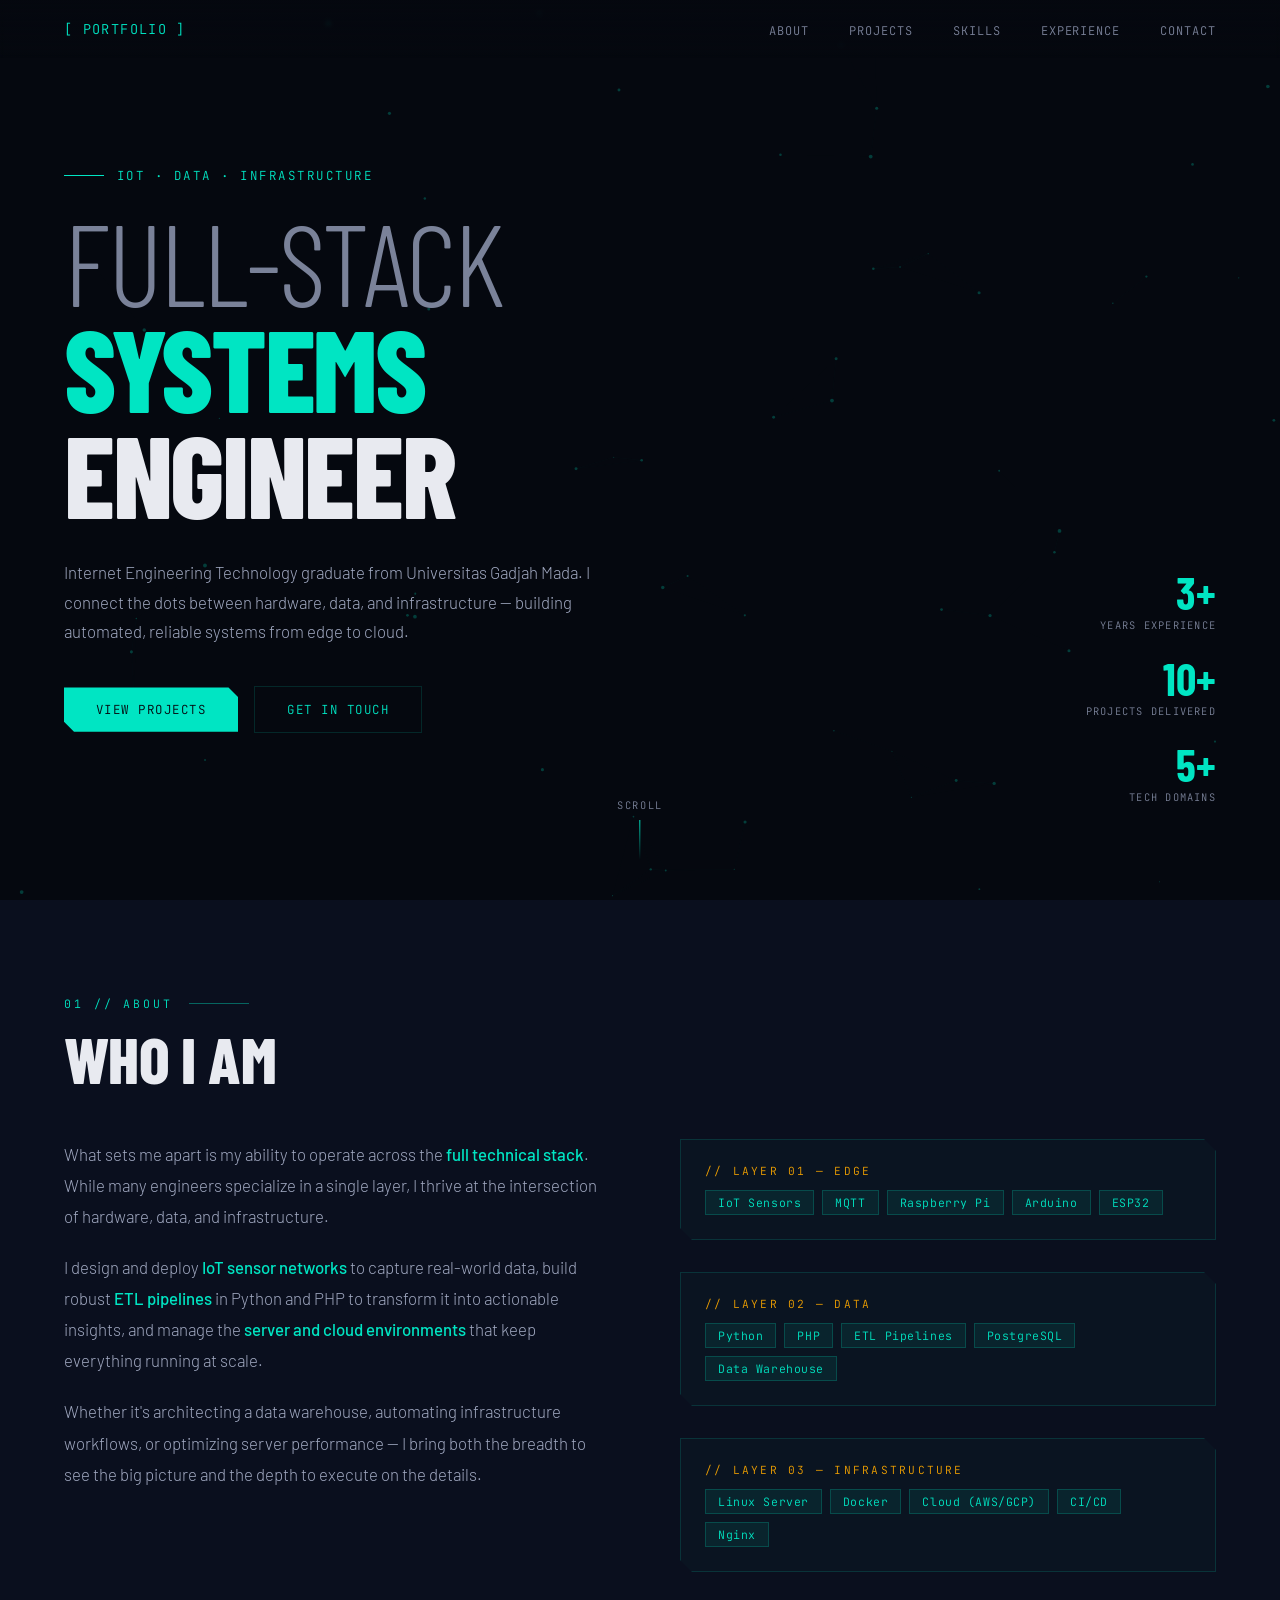
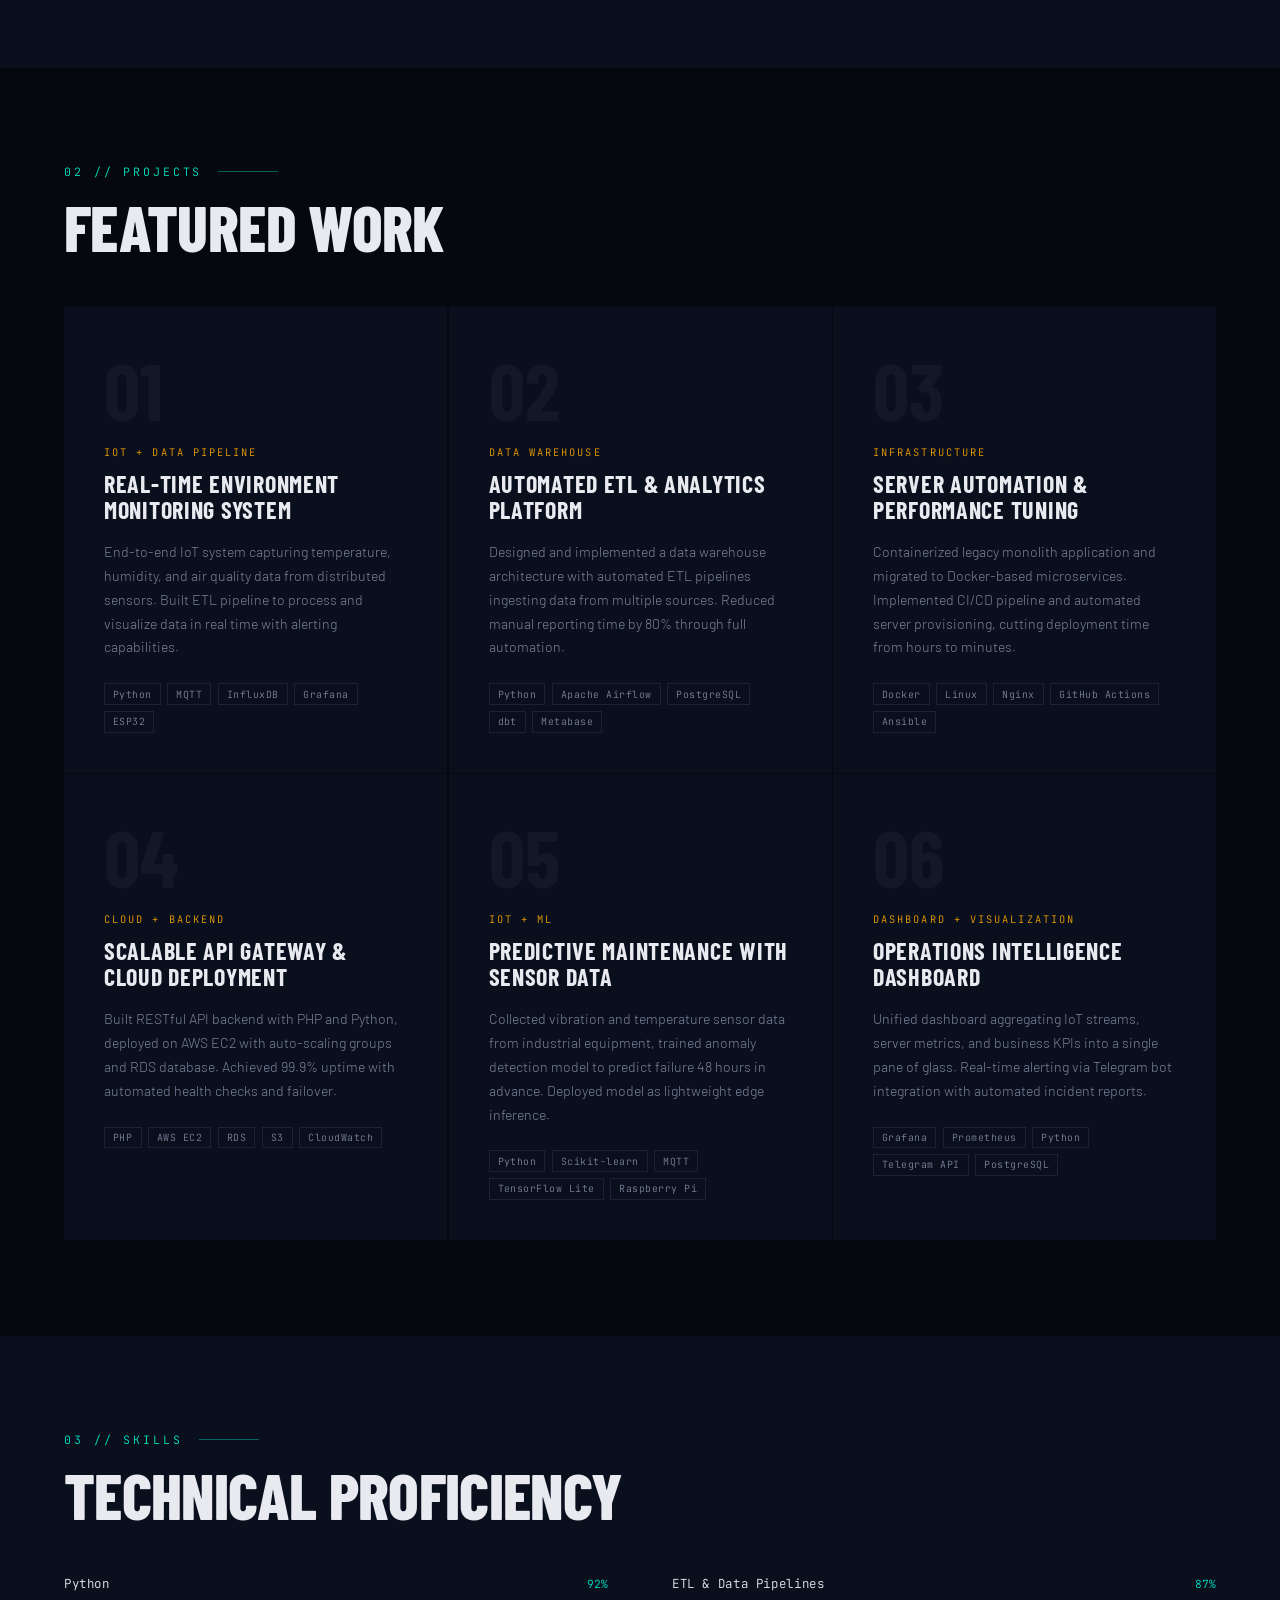
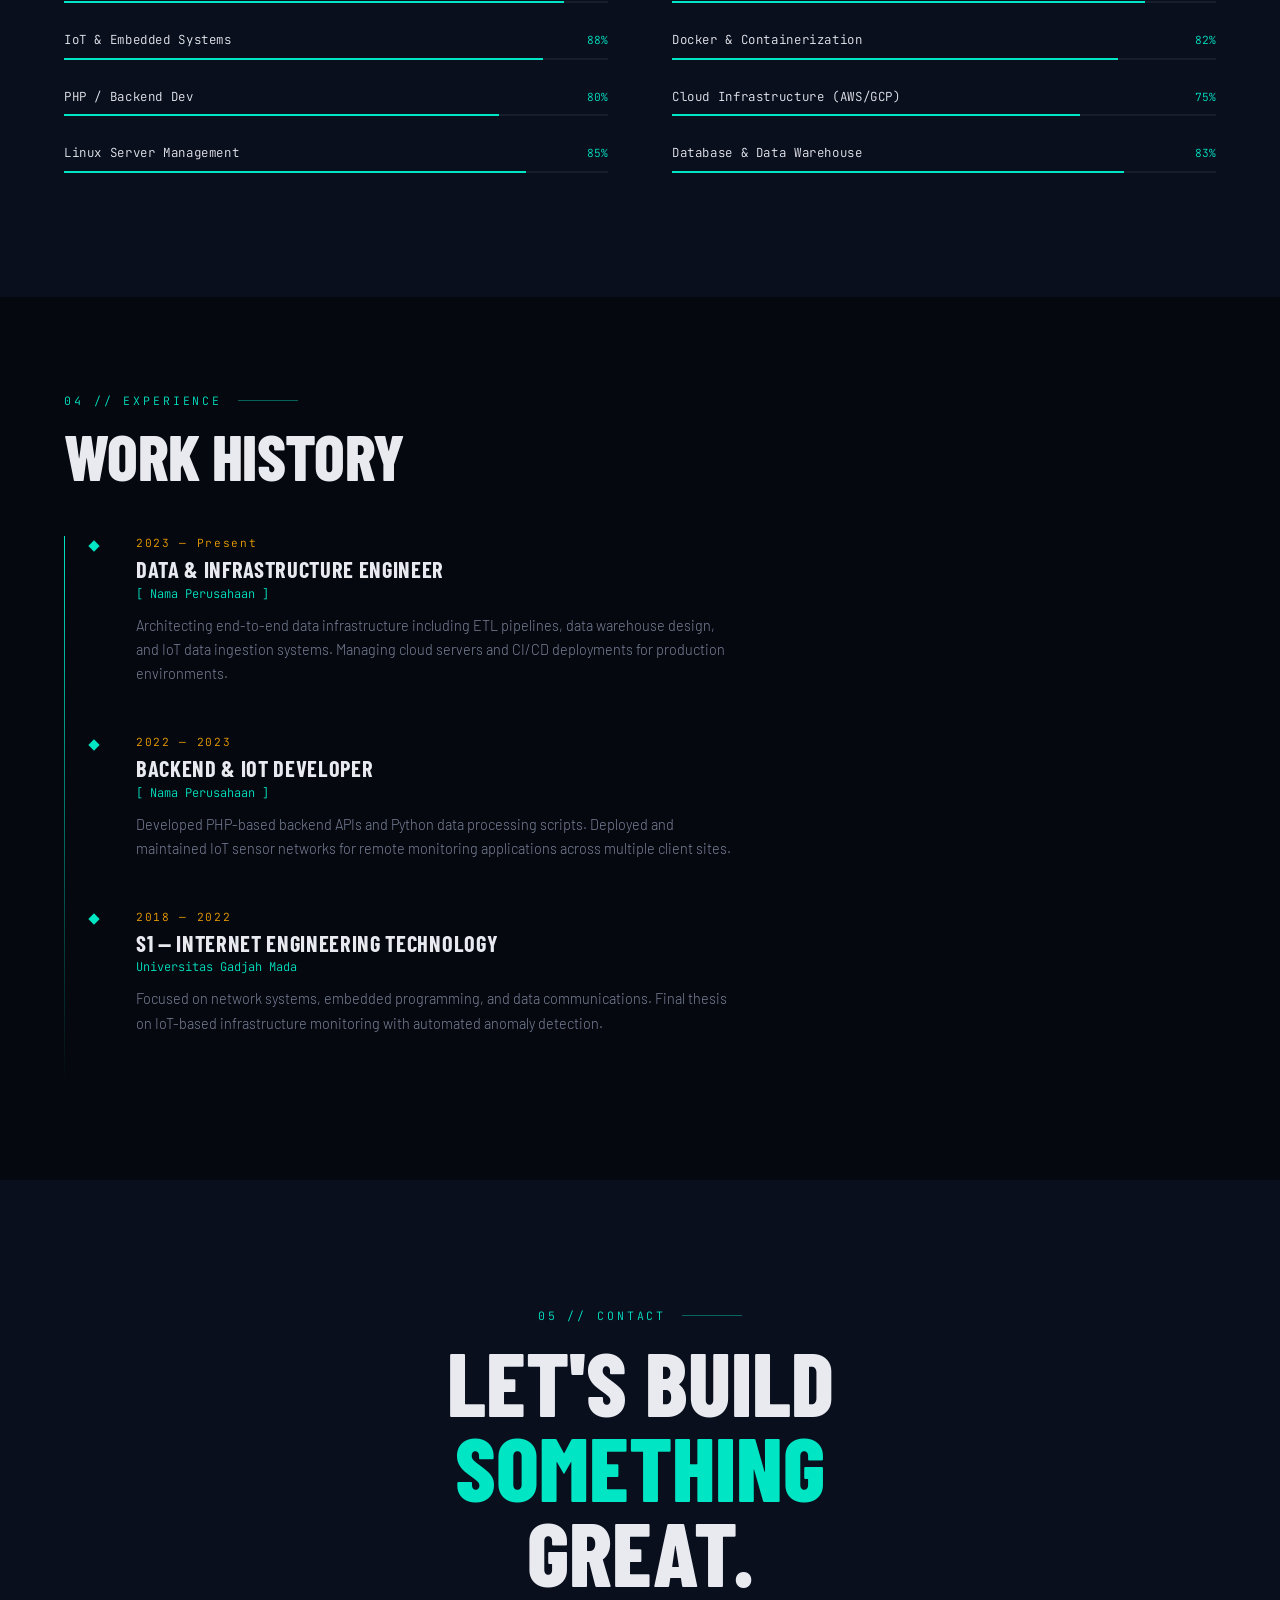
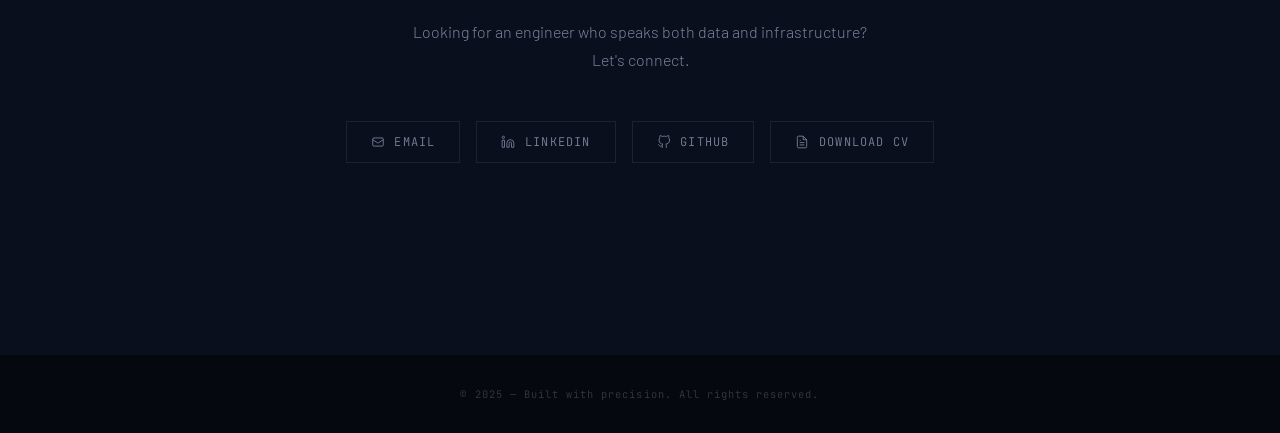
<file: home.html>
<!DOCTYPE html>
<html lang="id">
<head>
<meta charset="UTF-8">
<meta name="viewport" content="width=device-width, initial-scale=1.0">
<title>Portfolio — Engineer</title>
<link rel="preconnect" href="https://fonts.googleapis.com">
<link href="https://fonts.googleapis.com/css2?family=Barlow+Condensed:wght@300;400;600;700;800&family=JetBrains+Mono:wght@300;400;500&family=Barlow:wght@300;400;500&display=swap" rel="stylesheet">
<style>
  :root {
    --bg: #05080f;
    --bg2: #0a0f1e;
    --bg3: #0f1628;
    --teal: #00e5c3;
    --teal-dim: #00b39a;
    --amber: #f0a000;
    --text: #e8eaf0;
    --text-muted: #7a8299;
    --border: rgba(0,229,195,0.15);
  }

  * { margin: 0; padding: 0; box-sizing: border-box; }

  html { scroll-behavior: smooth; }

  body {
    background: var(--bg);
    color: var(--text);
    font-family: 'Barlow', sans-serif;
    font-weight: 300;
    overflow-x: hidden;
  }

  /* ─── CANVAS BG ─── */
  #canvas-bg {
    position: fixed;
    top: 0; left: 0;
    width: 100%; height: 100%;
    z-index: 0;
    opacity: 0.4;
    pointer-events: none;
  }

  /* ─── NAV ─── */
  nav {
    position: fixed;
    top: 0; width: 100%;
    z-index: 100;
    padding: 1.2rem 4rem;
    display: flex;
    justify-content: space-between;
    align-items: center;
    background: linear-gradient(to bottom, rgba(5,8,15,0.95), transparent);
    backdrop-filter: blur(2px);
  }

  .nav-logo {
    font-family: 'JetBrains Mono', monospace;
    font-size: 0.85rem;
    color: var(--teal);
    letter-spacing: 0.1em;
    text-decoration: none;
  }

  .nav-links { display: flex; gap: 2.5rem; list-style: none; }

  .nav-links a {
    font-family: 'JetBrains Mono', monospace;
    font-size: 0.75rem;
    color: var(--text-muted);
    text-decoration: none;
    letter-spacing: 0.08em;
    text-transform: uppercase;
    transition: color 0.3s;
  }

  .nav-links a:hover { color: var(--teal); }

  /* ─── HERO ─── */
  #hero {
    position: relative;
    min-height: 100vh;
    display: flex;
    align-items: center;
    padding: 0 4rem;
    z-index: 1;
  }

  .hero-content { max-width: 780px; }

  .hero-tag {
    font-family: 'JetBrains Mono', monospace;
    font-size: 0.78rem;
    color: var(--teal);
    letter-spacing: 0.2em;
    text-transform: uppercase;
    margin-bottom: 1.5rem;
    display: flex;
    align-items: center;
    gap: 0.8rem;
  }

  .hero-tag::before {
    content: '';
    display: inline-block;
    width: 40px;
    height: 1px;
    background: var(--teal);
  }

  h1 {
    font-family: 'Barlow Condensed', sans-serif;
    font-size: clamp(4rem, 9vw, 8rem);
    font-weight: 800;
    line-height: 0.92;
    letter-spacing: -0.02em;
    text-transform: uppercase;
    margin-bottom: 2rem;
  }

  h1 .line-accent { color: var(--teal); }
  h1 .line-dim { color: var(--text-muted); font-weight: 300; }

  .hero-desc {
    font-size: 1.05rem;
    line-height: 1.75;
    color: #a0a8c0;
    max-width: 560px;
    margin-bottom: 2.5rem;
    font-weight: 300;
  }

  .hero-cta {
    display: flex;
    gap: 1rem;
    align-items: center;
  }

  .btn-primary {
    font-family: 'JetBrains Mono', monospace;
    font-size: 0.78rem;
    letter-spacing: 0.12em;
    text-transform: uppercase;
    color: var(--bg);
    background: var(--teal);
    padding: 0.85rem 2rem;
    border: none;
    cursor: pointer;
    text-decoration: none;
    transition: background 0.3s, transform 0.2s;
    clip-path: polygon(0 0, calc(100% - 10px) 0, 100% 10px, 100% 100%, 10px 100%, 0 calc(100% - 10px));
  }

  .btn-primary:hover { background: var(--teal-dim); transform: translateY(-2px); }

  .btn-secondary {
    font-family: 'JetBrains Mono', monospace;
    font-size: 0.78rem;
    letter-spacing: 0.12em;
    text-transform: uppercase;
    color: var(--teal);
    background: transparent;
    padding: 0.85rem 2rem;
    border: 1px solid var(--border);
    cursor: pointer;
    text-decoration: none;
    transition: border-color 0.3s, color 0.3s;
  }

  .btn-secondary:hover { border-color: var(--teal); color: var(--teal); }

  /* ─── HERO STATS ─── */
  .hero-stats {
    position: absolute;
    right: 4rem;
    bottom: 6rem;
    display: flex;
    flex-direction: column;
    gap: 1.5rem;
    z-index: 1;
  }

  .stat-item { text-align: right; }

  .stat-num {
    font-family: 'Barlow Condensed', sans-serif;
    font-size: 2.8rem;
    font-weight: 700;
    color: var(--teal);
    line-height: 1;
  }

  .stat-label {
    font-family: 'JetBrains Mono', monospace;
    font-size: 0.65rem;
    color: var(--text-muted);
    letter-spacing: 0.12em;
    text-transform: uppercase;
    margin-top: 0.2rem;
  }

  .scroll-hint {
    position: absolute;
    bottom: 2.5rem;
    left: 50%;
    transform: translateX(-50%);
    display: flex;
    flex-direction: column;
    align-items: center;
    gap: 0.5rem;
    color: var(--text-muted);
    font-family: 'JetBrains Mono', monospace;
    font-size: 0.65rem;
    letter-spacing: 0.15em;
    text-transform: uppercase;
    animation: float 2.5s ease-in-out infinite;
  }

  .scroll-line {
    width: 1px;
    height: 40px;
    background: linear-gradient(to bottom, var(--teal), transparent);
  }

  @keyframes float {
    0%, 100% { transform: translateX(-50%) translateY(0); }
    50% { transform: translateX(-50%) translateY(6px); }
  }

  /* ─── SECTION BASE ─── */
  section { position: relative; z-index: 1; padding: 6rem 4rem; }

  .section-label {
    font-family: 'JetBrains Mono', monospace;
    font-size: 0.72rem;
    color: var(--teal);
    letter-spacing: 0.25em;
    text-transform: uppercase;
    margin-bottom: 1rem;
    display: flex;
    align-items: center;
    gap: 1rem;
  }

  .section-label::after {
    content: '';
    display: inline-block;
    flex: 1;
    max-width: 60px;
    height: 1px;
    background: var(--teal);
    opacity: 0.4;
  }

  h2 {
    font-family: 'Barlow Condensed', sans-serif;
    font-size: clamp(2.5rem, 5vw, 4rem);
    font-weight: 800;
    text-transform: uppercase;
    line-height: 1;
    letter-spacing: -0.01em;
    margin-bottom: 3rem;
  }

  /* ─── ABOUT ─── */
  #about { background: var(--bg2); }

  .about-grid {
    display: grid;
    grid-template-columns: 1fr 1fr;
    gap: 5rem;
    align-items: start;
  }

  .about-text p {
    font-size: 1.05rem;
    line-height: 1.85;
    color: #a0a8c0;
    margin-bottom: 1.25rem;
  }

  .about-text p strong { color: var(--teal); font-weight: 500; }

  .about-right { display: flex; flex-direction: column; gap: 2rem; }

  .tech-layer {
    border: 1px solid var(--border);
    padding: 1.5rem;
    position: relative;
    background: rgba(0,229,195,0.02);
    clip-path: polygon(0 0, calc(100% - 12px) 0, 100% 12px, 100% 100%, 12px 100%, 0 calc(100% - 12px));
  }

  .layer-title {
    font-family: 'JetBrains Mono', monospace;
    font-size: 0.7rem;
    color: var(--amber);
    letter-spacing: 0.2em;
    text-transform: uppercase;
    margin-bottom: 0.75rem;
  }

  .layer-tags {
    display: flex;
    flex-wrap: wrap;
    gap: 0.5rem;
  }

  .tag {
    font-family: 'JetBrains Mono', monospace;
    font-size: 0.72rem;
    color: var(--teal);
    background: rgba(0,229,195,0.08);
    border: 1px solid rgba(0,229,195,0.2);
    padding: 0.25rem 0.75rem;
    letter-spacing: 0.05em;
  }

  /* ─── PROJECTS ─── */
  #projects { background: var(--bg); }

  .projects-grid {
    display: grid;
    grid-template-columns: repeat(3, 1fr);
    gap: 1.5px;
  }

  .project-card {
    background: var(--bg2);
    padding: 2.5rem;
    border-top: 2px solid transparent;
    transition: border-color 0.3s, background 0.3s;
    cursor: default;
  }

  .project-card:hover {
    border-top-color: var(--teal);
    background: var(--bg3);
  }

  .project-num {
    font-family: 'Barlow Condensed', sans-serif;
    font-size: 5rem;
    font-weight: 700;
    color: rgba(255,255,255,0.04);
    line-height: 1;
    margin-bottom: 1rem;
  }

  .project-type {
    font-family: 'JetBrains Mono', monospace;
    font-size: 0.65rem;
    color: var(--amber);
    letter-spacing: 0.2em;
    text-transform: uppercase;
    margin-bottom: 0.75rem;
  }

  .project-title {
    font-family: 'Barlow Condensed', sans-serif;
    font-size: 1.5rem;
    font-weight: 700;
    text-transform: uppercase;
    letter-spacing: 0.03em;
    margin-bottom: 1rem;
    line-height: 1.1;
  }

  .project-desc {
    font-size: 0.88rem;
    line-height: 1.7;
    color: var(--text-muted);
    margin-bottom: 1.5rem;
  }

  .project-stack {
    display: flex;
    flex-wrap: wrap;
    gap: 0.4rem;
  }

  .stack-chip {
    font-family: 'JetBrains Mono', monospace;
    font-size: 0.62rem;
    color: var(--text-muted);
    border: 1px solid rgba(255,255,255,0.08);
    padding: 0.2rem 0.5rem;
    letter-spacing: 0.05em;
  }

  /* ─── SKILL BARS ─── */
  #skills { background: var(--bg2); }

  .skills-layout {
    display: grid;
    grid-template-columns: 1fr 1fr;
    gap: 4rem;
  }

  .skill-item { margin-bottom: 1.75rem; }

  .skill-header {
    display: flex;
    justify-content: space-between;
    align-items: baseline;
    margin-bottom: 0.6rem;
  }

  .skill-name {
    font-family: 'JetBrains Mono', monospace;
    font-size: 0.78rem;
    letter-spacing: 0.05em;
    color: var(--text);
  }

  .skill-pct {
    font-family: 'JetBrains Mono', monospace;
    font-size: 0.7rem;
    color: var(--teal);
  }

  .skill-track {
    height: 2px;
    background: rgba(255,255,255,0.06);
    position: relative;
    overflow: hidden;
  }

  .skill-fill {
    height: 100%;
    background: var(--teal);
    transform-origin: left;
    transform: scaleX(0);
    transition: transform 1.2s cubic-bezier(0.16, 1, 0.3, 1);
  }

  .skill-fill.animated { transform: scaleX(1); }

  /* ─── TIMELINE ─── */
  #experience { background: var(--bg); }

  .timeline { position: relative; padding-left: 2rem; }

  .timeline::before {
    content: '';
    position: absolute;
    left: 0;
    top: 0; bottom: 0;
    width: 1px;
    background: linear-gradient(to bottom, var(--teal), transparent);
  }

  .timeline-item {
    position: relative;
    padding: 0 0 3rem 2.5rem;
  }

  .timeline-dot {
    position: absolute;
    left: -0.35rem;
    top: 0.35rem;
    width: 8px;
    height: 8px;
    background: var(--teal);
    transform: rotate(45deg);
  }

  .timeline-date {
    font-family: 'JetBrains Mono', monospace;
    font-size: 0.7rem;
    color: var(--amber);
    letter-spacing: 0.15em;
    margin-bottom: 0.4rem;
  }

  .timeline-role {
    font-family: 'Barlow Condensed', sans-serif;
    font-size: 1.4rem;
    font-weight: 700;
    text-transform: uppercase;
    letter-spacing: 0.03em;
    margin-bottom: 0.2rem;
  }

  .timeline-company {
    font-family: 'JetBrains Mono', monospace;
    font-size: 0.75rem;
    color: var(--teal);
    margin-bottom: 0.75rem;
  }

  .timeline-desc {
    font-size: 0.9rem;
    line-height: 1.7;
    color: var(--text-muted);
    max-width: 600px;
  }

  /* ─── CONTACT ─── */
  #contact {
    background: var(--bg2);
    text-align: center;
    padding: 8rem 4rem;
  }

  .contact-big {
    font-family: 'Barlow Condensed', sans-serif;
    font-size: clamp(3rem, 7vw, 6rem);
    font-weight: 800;
    text-transform: uppercase;
    line-height: 0.95;
    margin-bottom: 1.5rem;
  }

  .contact-big span { color: var(--teal); }

  .contact-sub {
    font-size: 1rem;
    color: var(--text-muted);
    margin-bottom: 3rem;
    line-height: 1.7;
  }

  .contact-links {
    display: flex;
    justify-content: center;
    gap: 1rem;
    margin-bottom: 4rem;
    flex-wrap: wrap;
  }

  .contact-link {
    font-family: 'JetBrains Mono', monospace;
    font-size: 0.75rem;
    letter-spacing: 0.1em;
    text-transform: uppercase;
    color: var(--text-muted);
    text-decoration: none;
    border: 1px solid rgba(255,255,255,0.08);
    padding: 0.75rem 1.5rem;
    display: flex;
    align-items: center;
    gap: 0.6rem;
    transition: color 0.3s, border-color 0.3s;
  }

  .contact-link:hover { color: var(--teal); border-color: var(--teal); }

  .contact-link svg { width: 14px; height: 14px; }

  footer {
    text-align: center;
    padding: 2rem;
    font-family: 'JetBrains Mono', monospace;
    font-size: 0.65rem;
    color: rgba(255,255,255,0.2);
    letter-spacing: 0.1em;
    position: relative;
    z-index: 1;
  }

  /* ─── REVEAL ANIMATION ─── */
  .reveal {
    opacity: 0;
    transform: translateY(30px);
    transition: opacity 0.8s ease, transform 0.8s ease;
  }

  .reveal.visible {
    opacity: 1;
    transform: translateY(0);
  }

  /* ─── SCROLLBAR ─── */
  ::-webkit-scrollbar { width: 4px; }
  ::-webkit-scrollbar-track { background: var(--bg); }
  ::-webkit-scrollbar-thumb { background: var(--teal); opacity: 0.4; }

  @media (max-width: 900px) {
    nav { padding: 1.2rem 1.5rem; }
    section { padding: 4rem 1.5rem; }
    #hero { padding: 0 1.5rem; }
    .about-grid { grid-template-columns: 1fr; gap: 3rem; }
    .projects-grid { grid-template-columns: 1fr; }
    .skills-layout { grid-template-columns: 1fr; gap: 2rem; }
    .hero-stats { display: none; }
    .nav-links { display: none; }
  }
</style>
</head>
<body>

<canvas id="canvas-bg"></canvas>

<!-- NAV -->
<nav>
  <a href="#hero" class="nav-logo">[ PORTFOLIO ]</a>
  <ul class="nav-links">
    <li><a href="#about">About</a></li>
    <li><a href="#projects">Projects</a></li>
    <li><a href="#skills">Skills</a></li>
    <li><a href="#experience">Experience</a></li>
    <li><a href="#contact">Contact</a></li>
  </ul>
</nav>

<!-- HERO -->
<section id="hero">
  <div class="hero-content">
    <div class="hero-tag">IoT · Data · Infrastructure</div>
    <h1>
      <span class="line-dim">Full-Stack</span><br>
      <span class="line-accent">Systems</span><br>
      <span>Engineer</span>
    </h1>
    <p class="hero-desc">
      Internet Engineering Technology graduate from Universitas Gadjah Mada.
      I connect the dots between hardware, data, and infrastructure —
      building automated, reliable systems from edge to cloud.
    </p>
    <div class="hero-cta">
      <a href="#projects" class="btn-primary">View Projects</a>
      <a href="#contact" class="btn-secondary">Get In Touch</a>
    </div>
  </div>

  <div class="hero-stats">
    <div class="stat-item">
      <div class="stat-num">3+</div>
      <div class="stat-label">Years Experience</div>
    </div>
    <div class="stat-item">
      <div class="stat-num">10+</div>
      <div class="stat-label">Projects Delivered</div>
    </div>
    <div class="stat-item">
      <div class="stat-num">5+</div>
      <div class="stat-label">Tech Domains</div>
    </div>
  </div>

  <div class="scroll-hint">
    <span>Scroll</span>
    <div class="scroll-line"></div>
  </div>
</section>

<!-- ABOUT -->
<section id="about">
  <div class="section-label">01 // About</div>
  <h2>Who I Am</h2>

  <div class="about-grid reveal">
    <div class="about-text">
      <p>
        What sets me apart is my ability to operate across the <strong>full technical stack</strong>.
        While many engineers specialize in a single layer, I thrive at the intersection of
        hardware, data, and infrastructure.
      </p>
      <p>
        I design and deploy <strong>IoT sensor networks</strong> to capture real-world data,
        build robust <strong>ETL pipelines</strong> in Python and PHP to transform it into
        actionable insights, and manage the <strong>server and cloud environments</strong>
        that keep everything running at scale.
      </p>
      <p>
        Whether it's architecting a data warehouse, automating infrastructure workflows,
        or optimizing server performance — I bring both the breadth to see the big picture
        and the depth to execute on the details.
      </p>
    </div>

    <div class="about-right">
      <div class="tech-layer">
        <div class="layer-title">// Layer 01 — Edge</div>
        <div class="layer-tags">
          <span class="tag">IoT Sensors</span>
          <span class="tag">MQTT</span>
          <span class="tag">Raspberry Pi</span>
          <span class="tag">Arduino</span>
          <span class="tag">ESP32</span>
        </div>
      </div>
      <div class="tech-layer">
        <div class="layer-title">// Layer 02 — Data</div>
        <div class="layer-tags">
          <span class="tag">Python</span>
          <span class="tag">PHP</span>
          <span class="tag">ETL Pipelines</span>
          <span class="tag">PostgreSQL</span>
          <span class="tag">Data Warehouse</span>
        </div>
      </div>
      <div class="tech-layer">
        <div class="layer-title">// Layer 03 — Infrastructure</div>
        <div class="layer-tags">
          <span class="tag">Linux Server</span>
          <span class="tag">Docker</span>
          <span class="tag">Cloud (AWS/GCP)</span>
          <span class="tag">CI/CD</span>
          <span class="tag">Nginx</span>
        </div>
      </div>
    </div>
  </div>
</section>

<!-- PROJECTS -->
<section id="projects">
  <div class="section-label">02 // Projects</div>
  <h2>Featured Work</h2>

  <div class="projects-grid">
    <div class="project-card reveal">
      <div class="project-num">01</div>
      <div class="project-type">IoT + Data Pipeline</div>
      <div class="project-title">Real-Time Environment Monitoring System</div>
      <p class="project-desc">
        End-to-end IoT system capturing temperature, humidity, and air quality data
        from distributed sensors. Built ETL pipeline to process and visualize
        data in real time with alerting capabilities.
      </p>
      <div class="project-stack">
        <span class="stack-chip">Python</span>
        <span class="stack-chip">MQTT</span>
        <span class="stack-chip">InfluxDB</span>
        <span class="stack-chip">Grafana</span>
        <span class="stack-chip">ESP32</span>
      </div>
    </div>

    <div class="project-card reveal">
      <div class="project-num">02</div>
      <div class="project-type">Data Warehouse</div>
      <div class="project-title">Automated ETL & Analytics Platform</div>
      <p class="project-desc">
        Designed and implemented a data warehouse architecture with automated
        ETL pipelines ingesting data from multiple sources. Reduced manual
        reporting time by 80% through full automation.
      </p>
      <div class="project-stack">
        <span class="stack-chip">Python</span>
        <span class="stack-chip">Apache Airflow</span>
        <span class="stack-chip">PostgreSQL</span>
        <span class="stack-chip">dbt</span>
        <span class="stack-chip">Metabase</span>
      </div>
    </div>

    <div class="project-card reveal">
      <div class="project-num">03</div>
      <div class="project-type">Infrastructure</div>
      <div class="project-title">Server Automation & Performance Tuning</div>
      <p class="project-desc">
        Containerized legacy monolith application and migrated to Docker-based
        microservices. Implemented CI/CD pipeline and automated server provisioning,
        cutting deployment time from hours to minutes.
      </p>
      <div class="project-stack">
        <span class="stack-chip">Docker</span>
        <span class="stack-chip">Linux</span>
        <span class="stack-chip">Nginx</span>
        <span class="stack-chip">GitHub Actions</span>
        <span class="stack-chip">Ansible</span>
      </div>
    </div>

    <div class="project-card reveal">
      <div class="project-num">04</div>
      <div class="project-type">Cloud + Backend</div>
      <div class="project-title">Scalable API Gateway & Cloud Deployment</div>
      <p class="project-desc">
        Built RESTful API backend with PHP and Python, deployed on AWS EC2
        with auto-scaling groups and RDS database. Achieved 99.9% uptime
        with automated health checks and failover.
      </p>
      <div class="project-stack">
        <span class="stack-chip">PHP</span>
        <span class="stack-chip">AWS EC2</span>
        <span class="stack-chip">RDS</span>
        <span class="stack-chip">S3</span>
        <span class="stack-chip">CloudWatch</span>
      </div>
    </div>

    <div class="project-card reveal">
      <div class="project-num">05</div>
      <div class="project-type">IoT + ML</div>
      <div class="project-title">Predictive Maintenance with Sensor Data</div>
      <p class="project-desc">
        Collected vibration and temperature sensor data from industrial equipment,
        trained anomaly detection model to predict failure 48 hours in advance.
        Deployed model as lightweight edge inference.
      </p>
      <div class="project-stack">
        <span class="stack-chip">Python</span>
        <span class="stack-chip">Scikit-learn</span>
        <span class="stack-chip">MQTT</span>
        <span class="stack-chip">TensorFlow Lite</span>
        <span class="stack-chip">Raspberry Pi</span>
      </div>
    </div>

    <div class="project-card reveal">
      <div class="project-num">06</div>
      <div class="project-type">Dashboard + Visualization</div>
      <div class="project-title">Operations Intelligence Dashboard</div>
      <p class="project-desc">
        Unified dashboard aggregating IoT streams, server metrics, and business
        KPIs into a single pane of glass. Real-time alerting via Telegram bot
        integration with automated incident reports.
      </p>
      <div class="project-stack">
        <span class="stack-chip">Grafana</span>
        <span class="stack-chip">Prometheus</span>
        <span class="stack-chip">Python</span>
        <span class="stack-chip">Telegram API</span>
        <span class="stack-chip">PostgreSQL</span>
      </div>
    </div>
  </div>
</section>

<!-- SKILLS -->
<section id="skills">
  <div class="section-label">03 // Skills</div>
  <h2>Technical Proficiency</h2>

  <div class="skills-layout">
    <div class="reveal">
      <div class="skill-item">
        <div class="skill-header"><span class="skill-name">Python</span><span class="skill-pct">92%</span></div>
        <div class="skill-track"><div class="skill-fill" style="--w:0.92" data-pct="0.92"></div></div>
      </div>
      <div class="skill-item">
        <div class="skill-header"><span class="skill-name">IoT & Embedded Systems</span><span class="skill-pct">88%</span></div>
        <div class="skill-track"><div class="skill-fill" data-pct="0.88"></div></div>
      </div>
      <div class="skill-item">
        <div class="skill-header"><span class="skill-name">PHP / Backend Dev</span><span class="skill-pct">80%</span></div>
        <div class="skill-track"><div class="skill-fill" data-pct="0.80"></div></div>
      </div>
      <div class="skill-item">
        <div class="skill-header"><span class="skill-name">Linux Server Management</span><span class="skill-pct">85%</span></div>
        <div class="skill-track"><div class="skill-fill" data-pct="0.85"></div></div>
      </div>
    </div>
    <div class="reveal">
      <div class="skill-item">
        <div class="skill-header"><span class="skill-name">ETL & Data Pipelines</span><span class="skill-pct">87%</span></div>
        <div class="skill-track"><div class="skill-fill" data-pct="0.87"></div></div>
      </div>
      <div class="skill-item">
        <div class="skill-header"><span class="skill-name">Docker & Containerization</span><span class="skill-pct">82%</span></div>
        <div class="skill-track"><div class="skill-fill" data-pct="0.82"></div></div>
      </div>
      <div class="skill-item">
        <div class="skill-header"><span class="skill-name">Cloud Infrastructure (AWS/GCP)</span><span class="skill-pct">75%</span></div>
        <div class="skill-track"><div class="skill-fill" data-pct="0.75"></div></div>
      </div>
      <div class="skill-item">
        <div class="skill-header"><span class="skill-name">Database & Data Warehouse</span><span class="skill-pct">83%</span></div>
        <div class="skill-track"><div class="skill-fill" data-pct="0.83"></div></div>
      </div>
    </div>
  </div>
</section>

<!-- EXPERIENCE -->
<section id="experience">
  <div class="section-label">04 // Experience</div>
  <h2>Work History</h2>

  <div class="timeline reveal">
    <div class="timeline-item">
      <div class="timeline-dot"></div>
      <div class="timeline-date">2023 — Present</div>
      <div class="timeline-role">Data & Infrastructure Engineer</div>
      <div class="timeline-company">[ Nama Perusahaan ]</div>
      <p class="timeline-desc">
        Architecting end-to-end data infrastructure including ETL pipelines,
        data warehouse design, and IoT data ingestion systems. Managing cloud
        servers and CI/CD deployments for production environments.
      </p>
    </div>
    <div class="timeline-item">
      <div class="timeline-dot"></div>
      <div class="timeline-date">2022 — 2023</div>
      <div class="timeline-role">Backend & IoT Developer</div>
      <div class="timeline-company">[ Nama Perusahaan ]</div>
      <p class="timeline-desc">
        Developed PHP-based backend APIs and Python data processing scripts.
        Deployed and maintained IoT sensor networks for remote monitoring
        applications across multiple client sites.
      </p>
    </div>
    <div class="timeline-item">
      <div class="timeline-dot"></div>
      <div class="timeline-date">2018 — 2022</div>
      <div class="timeline-role">S1 — Internet Engineering Technology</div>
      <div class="timeline-company">Universitas Gadjah Mada</div>
      <p class="timeline-desc">
        Focused on network systems, embedded programming, and data communications.
        Final thesis on IoT-based infrastructure monitoring with automated
        anomaly detection.
      </p>
    </div>
  </div>
</section>

<!-- CONTACT -->
<section id="contact">
  <div class="section-label" style="justify-content:center">05 // Contact</div>
  <div class="contact-big">
    Let's Build<br><span>Something</span><br>Great.
  </div>
  <p class="contact-sub">
    Looking for an engineer who speaks both data and infrastructure?<br>
    Let's connect.
  </p>
  <div class="contact-links">
    <a href="mailto:your@email.com" class="contact-link">
      <svg viewBox="0 0 24 24" fill="none" stroke="currentColor" stroke-width="1.5"><path d="M3 8l7.89 5.26a2 2 0 002.22 0L21 8M5 19h14a2 2 0 002-2V7a2 2 0 00-2-2H5a2 2 0 00-2 2v10a2 2 0 002 2z"/></svg>
      Email
    </a>
    <a href="https://linkedin.com/in/username" class="contact-link" target="_blank">
      <svg viewBox="0 0 24 24" fill="none" stroke="currentColor" stroke-width="1.5"><path d="M16 8a6 6 0 016 6v7h-4v-7a2 2 0 00-2-2 2 2 0 00-2 2v7h-4v-7a6 6 0 016-6zM2 9h4v12H2z"/><circle cx="4" cy="4" r="2"/></svg>
      LinkedIn
    </a>
    <a href="https://github.com/username" class="contact-link" target="_blank">
      <svg viewBox="0 0 24 24" fill="none" stroke="currentColor" stroke-width="1.5"><path d="M9 19c-5 1.5-5-2.5-7-3m14 6v-3.87a3.37 3.37 0 00-.94-2.61c3.14-.35 6.44-1.54 6.44-7A5.44 5.44 0 0020 4.77 5.07 5.07 0 0019.91 1S18.73.65 16 2.48a13.38 13.38 0 00-7 0C6.27.65 5.09 1 5.09 1A5.07 5.07 0 005 4.77a5.44 5.44 0 00-1.5 3.78c0 5.42 3.3 6.61 6.44 7A3.37 3.37 0 009 18.13V22"/></svg>
      GitHub
    </a>
    <a href="/resume.pdf" class="contact-link">
      <svg viewBox="0 0 24 24" fill="none" stroke="currentColor" stroke-width="1.5"><path d="M14 2H6a2 2 0 00-2 2v16a2 2 0 002 2h12a2 2 0 002-2V8z"/><polyline points="14 2 14 8 20 8"/><line x1="16" y1="13" x2="8" y2="13"/><line x1="16" y1="17" x2="8" y2="17"/><polyline points="10 9 9 9 8 9"/></svg>
      Download CV
    </a>
  </div>
</section>

<footer>
  &copy; 2025 — Built with precision. All rights reserved.
</footer>

<script>
// ─── CANVAS GRID ANIMATION ───
const canvas = document.getElementById('canvas-bg');
const ctx = canvas.getContext('2d');
let W, H, dots = [], lines = [];

function resize() {
  W = canvas.width = window.innerWidth;
  H = canvas.height = window.innerHeight;
}

function initDots() {
  dots = [];
  const count = Math.floor((W * H) / 18000);
  for (let i = 0; i < count; i++) {
    dots.push({
      x: Math.random() * W,
      y: Math.random() * H,
      vx: (Math.random() - 0.5) * 0.3,
      vy: (Math.random() - 0.5) * 0.3,
      r: Math.random() * 1.5 + 0.5
    });
  }
}

function draw() {
  ctx.clearRect(0, 0, W, H);
  for (let i = 0; i < dots.length; i++) {
    const d = dots[i];
    d.x += d.vx; d.y += d.vy;
    if (d.x < 0 || d.x > W) d.vx *= -1;
    if (d.y < 0 || d.y > H) d.vy *= -1;
    ctx.beginPath();
    ctx.arc(d.x, d.y, d.r, 0, Math.PI * 2);
    ctx.fillStyle = 'rgba(0,229,195,0.6)';
    ctx.fill();
    for (let j = i + 1; j < dots.length; j++) {
      const d2 = dots[j];
      const dist = Math.hypot(d.x - d2.x, d.y - d2.y);
      if (dist < 120) {
        ctx.beginPath();
        ctx.moveTo(d.x, d.y);
        ctx.lineTo(d2.x, d2.y);
        ctx.strokeStyle = `rgba(0,229,195,${0.12 * (1 - dist / 120)})`;
        ctx.lineWidth = 0.5;
        ctx.stroke();
      }
    }
  }
  requestAnimationFrame(draw);
}

resize();
initDots();
draw();
window.addEventListener('resize', () => { resize(); initDots(); });

// ─── REVEAL ON SCROLL ───
const revealEls = document.querySelectorAll('.reveal');
const observer = new IntersectionObserver((entries) => {
  entries.forEach(e => {
    if (e.isIntersecting) {
      e.target.classList.add('visible');
      // skill bars
      e.target.querySelectorAll('.skill-fill').forEach(bar => {
        const pct = parseFloat(bar.dataset.pct);
        bar.style.width = (pct * 100) + '%';
        bar.classList.add('animated');
      });
    }
  });
}, { threshold: 0.15 });

revealEls.forEach(el => observer.observe(el));

// skills in about section (auto-visible)
document.querySelectorAll('.skill-fill').forEach(bar => {
  const pct = parseFloat(bar.dataset.pct);
  bar.style.width = (pct * 100) + '%';
});
</script>
</body>
</html>
</file>
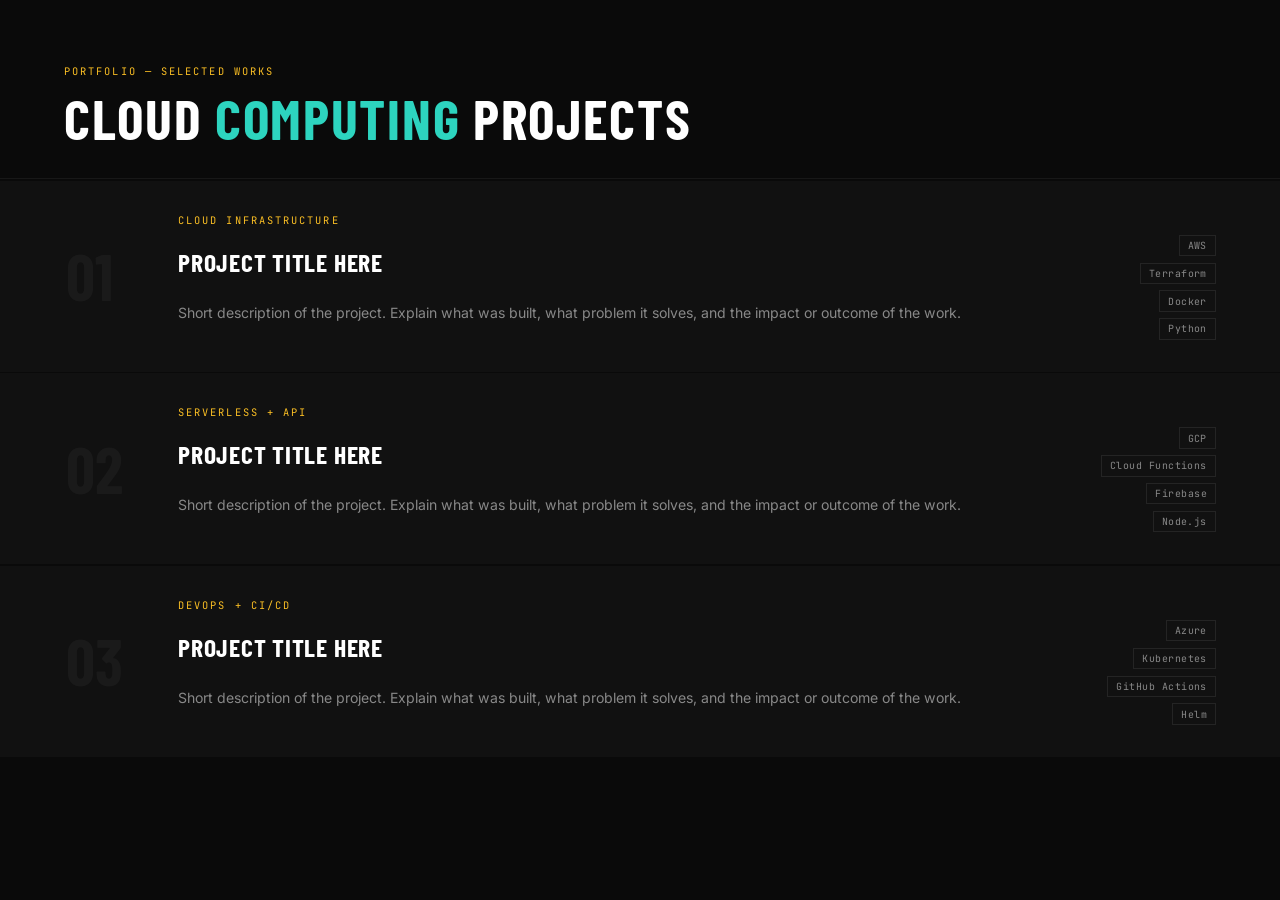
<file: pages/cloud-engineering.html>
<!DOCTYPE html>
<html lang="en">
<head>
  <meta charset="UTF-8">
  <meta name="viewport" content="width=device-width, initial-scale=1.0">
  <title>Cloud Computing Projects</title>
  <link href="https://fonts.googleapis.com/css2?family=Barlow+Condensed:wght@400;700&family=JetBrains+Mono:wght@400;500&family=Inter:wght@300;400;500&display=swap" rel="stylesheet">
  <style>
    :root {
      --bg: #0a0a0a;
      --bg2: #111111;
      --bg3: #161616;
      --teal: #2dd4bf;
      --amber: #fbbf24;
      --text-muted: #888;
    }

    * { margin: 0; padding: 0; box-sizing: border-box; }

    body {
      background: var(--bg);
      color: #fff;
      font-family: 'Inter', sans-serif;
    }

    /* ─── HEADER ─── */
    .page-header {
      padding: 4rem 4rem 2rem;
      border-bottom: 1px solid rgba(255,255,255,0.06);
    }
    .page-header-label {
      font-family: 'JetBrains Mono', monospace;
      font-size: 0.65rem;
      color: var(--amber);
      letter-spacing: 0.2em;
      text-transform: uppercase;
      margin-bottom: 0.75rem;
    }
    .page-header-title {
      font-family: 'Barlow Condensed', sans-serif;
      font-size: 3.5rem;
      font-weight: 700;
      text-transform: uppercase;
      letter-spacing: 0.03em;
      line-height: 1;
    }
    .page-header-title span {
      color: var(--teal);
    }

    /* ─── PROJECTS LIST ─── */
    .projects-list {
      display: flex;
      flex-direction: column;
      gap: 1.5px;
      padding: 1.5px 0;
    }

    .project-row {
      background: var(--bg2);
      padding: 2rem 4rem;
      border-left: 2px solid transparent;
      transition: border-color 0.3s, background 0.3s;
      cursor: pointer;
      display: grid;
      grid-template-columns: 5rem 1fr auto;
      grid-template-rows: auto auto auto;
      column-gap: 2rem;
      align-items: start;
    }
    .project-row:hover {
      border-left-color: var(--teal);
      background: var(--bg3);
    }

    /* number spans full height on left */
    .project-num {
      font-family: 'Barlow Condensed', sans-serif;
      font-size: 4rem;
      font-weight: 700;
      color: rgba(255,255,255,0.04);
      line-height: 1;
      grid-row: 1 / 4;
      grid-column: 1;
      align-self: center;
    }

    /* middle column */
    .project-type {
      font-family: 'JetBrains Mono', monospace;
      font-size: 0.65rem;
      color: var(--amber);
      letter-spacing: 0.2em;
      text-transform: uppercase;
      grid-column: 2;
      grid-row: 1;
      margin-bottom: 0.4rem;
    }
    .project-title {
      font-family: 'Barlow Condensed', sans-serif;
      font-size: 1.6rem;
      font-weight: 700;
      text-transform: uppercase;
      letter-spacing: 0.03em;
      line-height: 1.1;
      grid-column: 2;
      grid-row: 2;
      margin-bottom: 0.6rem;
    }
    .project-desc {
      font-size: 0.88rem;
      line-height: 1.7;
      color: var(--text-muted);
      grid-column: 2;
      grid-row: 3;
    }

    /* right column — stack chips */
    .project-stack {
      display: flex;
      flex-direction: column;
      gap: 0.4rem;
      grid-column: 3;
      grid-row: 1 / 4;
      align-self: center;
      min-width: 140px;
      align-items: flex-end;
    }
    .stack-chip {
      font-family: 'JetBrains Mono', monospace;
      font-size: 0.62rem;
      color: var(--text-muted);
      border: 1px solid rgba(255,255,255,0.08);
      padding: 0.2rem 0.5rem;
      letter-spacing: 0.05em;
      white-space: nowrap;
    }

    /* arrow icon on hover */
    .project-arrow {
      font-size: 0.75rem;
      color: var(--teal);
      opacity: 0;
      transition: opacity 0.3s;
      grid-column: 3;
      grid-row: 1;
      text-align: right;
      font-family: 'JetBrains Mono', monospace;
    }
    .project-row:hover .project-arrow {
      opacity: 1;
    }
  </style>
</head>
<body>

  <header class="page-header">
    <div class="page-header-label">Portfolio — Selected Works</div>
    <div class="page-header-title">Cloud <span>Computing</span> Projects</div>
  </header>

  <section class="projects-list">

    <!-- Project 01 -->
    <div class="project-row" onclick="window.open('https://github.com/', '_blank')">
      <div class="project-num">01</div>
      <div class="project-type">Cloud Infrastructure</div>
      <div class="project-title">Project Title Here</div>
      <p class="project-desc">
        Short description of the project. Explain what was built, what problem it solves,
        and the impact or outcome of the work.
      </p>
      <div class="project-stack">
        <div class="project-arrow">↗ VIEW</div>
        <span class="stack-chip">AWS</span>
        <span class="stack-chip">Terraform</span>
        <span class="stack-chip">Docker</span>
        <span class="stack-chip">Python</span>
      </div>
    </div>

    <!-- Project 02 -->
    <div class="project-row" onclick="window.open('https://github.com/', '_blank')">
      <div class="project-num">02</div>
      <div class="project-type">Serverless + API</div>
      <div class="project-title">Project Title Here</div>
      <p class="project-desc">
        Short description of the project. Explain what was built, what problem it solves,
        and the impact or outcome of the work.
      </p>
      <div class="project-stack">
        <div class="project-arrow">↗ VIEW</div>
        <span class="stack-chip">GCP</span>
        <span class="stack-chip">Cloud Functions</span>
        <span class="stack-chip">Firebase</span>
        <span class="stack-chip">Node.js</span>
      </div>
    </div>

    <!-- Project 03 -->
    <div class="project-row" onclick="window.open('https://github.com/', '_blank')">
      <div class="project-num">03</div>
      <div class="project-type">DevOps + CI/CD</div>
      <div class="project-title">Project Title Here</div>
      <p class="project-desc">
        Short description of the project. Explain what was built, what problem it solves,
        and the impact or outcome of the work.
      </p>
      <div class="project-stack">
        <div class="project-arrow">↗ VIEW</div>
        <span class="stack-chip">Azure</span>
        <span class="stack-chip">Kubernetes</span>
        <span class="stack-chip">GitHub Actions</span>
        <span class="stack-chip">Helm</span>
      </div>
    </div>

  </section>

</body>
</html>
</file>
